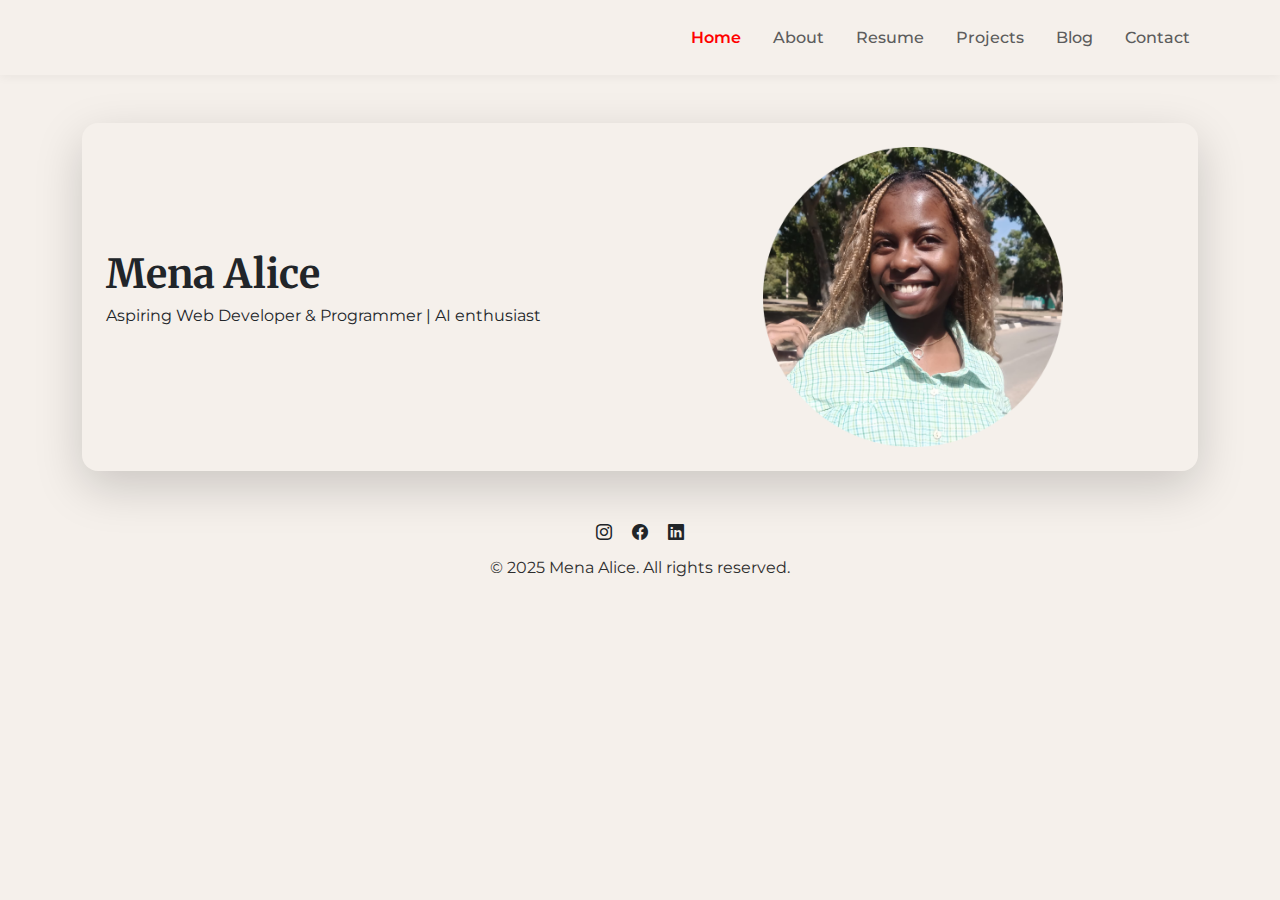
<file: index.html>
<!DOCTYPE html>
<html lang="en">
<head>
  <meta charset="UTF-8">
  <title>Mena Alice | Home</title>
  <link href="https://cdn.jsdelivr.net/npm/bootstrap@5.3.3/dist/css/bootstrap.min.css" rel="stylesheet">
  <link href="https://fonts.googleapis.com/css?family=Merriweather|Montserrat|Sacramento" rel="stylesheet">
  <link rel="stylesheet" href="css/styles.css">
  <link href="https://cdn.jsdelivr.net/npm/bootstrap-icons@1.10.5/font/bootstrap-icons.css" rel="stylesheet">
  <link rel="icon" href="favicon.ico">
</head>
<body style="background-color: #f5f0eb; font-family: 'Montserrat', sans-serif;">

  <nav class="navbar navbar-expand-lg custom-navbar">
    <div class="container">
      <button class="navbar-toggler" type="button" data-bs-toggle="collapse" data-bs-target="#navbarNav">
        <span class="navbar-toggler-icon"></span>
      </button>
      <div class="collapse navbar-collapse justify-content-end" id="navbarNav">
        <ul class="navbar-nav">
          <li class="nav-item"><a class="nav-link active" href="index.html">Home</a></li>
          <li class="nav-item"><a class="nav-link" href="about.html">About</a></li>
          <li class="nav-item"><a class="nav-link" href="resume.html">Resume</a></li>
          <li class="nav-item"><a class="nav-link" href="projects.html">Projects</a></li>
          <li class="nav-item"><a class="nav-link" href="blog.html">Blog</a></li>
          <li class="nav-item"><a class="nav-link" href="contact.html">Contact</a></li>
        </ul>
      </div>
    </div>
  </nav>

  <div class="container mt-5">
    <div class="card shadow-lg p-4 rounded-4" style="background-color: #f5f0eb; border: none;">
      <div class="row g-4 align-items-center">
        <div class="col-md-6">
          <h1 class="mb-1" style="font-weight: bold;">Mena Alice</h1>
          <p class="mb-3">Aspiring Web Developer & Programmer | AI enthusiast</p>
        </div>
        <div class="col-md-6 text-center">
          <img src="images/mena.png" alt="Mena Alice" class="img-fluid rounded-4" style="max-height: 300px;">
        </div>
      </div>
    </div>
  </div>

  <footer class="text-center mt-5 mb-3">
    <div class="mb-2">
      <a href="https://www.instagram.com/__mimi.alice?igsh=ZWZ1cmNuY2UzcDB6" class="me-3 text-dark"><i class="bi bi-instagram"></i></a>
      <!-- <a href="#" class="me-3 text-dark"><i class="bi bi-twitter"></i></a> -->
      <a href="https://www.facebook.com/mena.alice.1" class="me-3 text-dark"><i class="bi bi-facebook"></i></a>
      <a href="https://www.linkedin.com/in/mena-alice-881822222/" class="text-dark"><i class="bi bi-linkedin"></i></a>
    </div>
    <p>© 2025 Mena Alice. All rights reserved.</p>
  </footer>

  <script src="https://cdn.jsdelivr.net/npm/bootstrap@5.3.3/dist/js/bootstrap.bundle.min.js"></script>

</body>
</html>
</file>
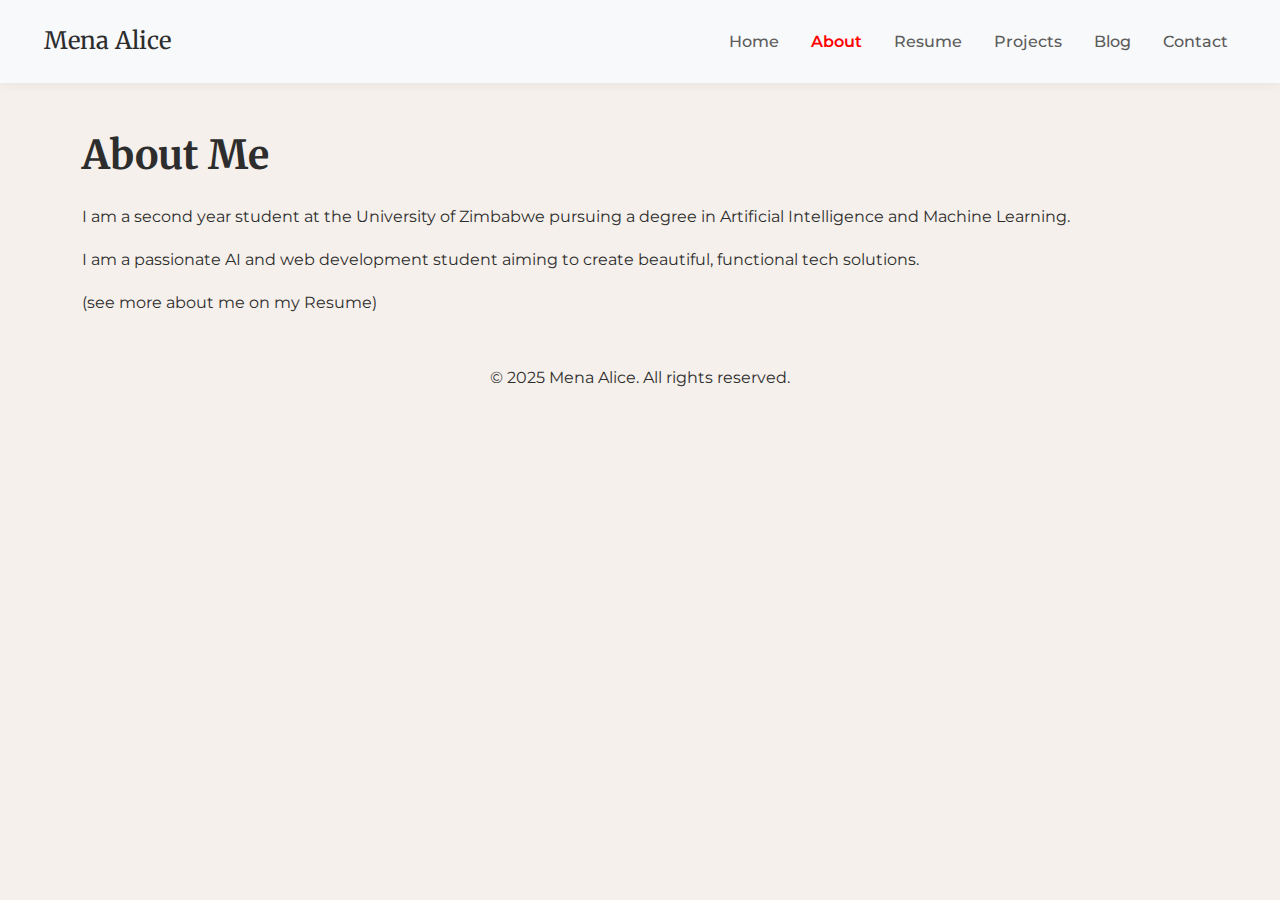
<file: about.html>
<!DOCTYPE html>
<html lang="en">
<head>
  <meta charset="UTF-8">
  <title>About - Mena Alice</title>
  <link href="https://cdn.jsdelivr.net/npm/bootstrap@5.3.3/dist/css/bootstrap.min.css" rel="stylesheet">
  <link href="https://fonts.googleapis.com/css?family=Merriweather|Montserrat|Sacramento" rel="stylesheet">
  <link rel="stylesheet" href="css/styles.css">
  <link rel="icon" href="favicon.ico">
</head>
<body>
  <nav class="navbar navbar-expand-lg navbar-light bg-light custom-navbar">
    <div class="container-fluid">
      <a class="navbar-brand" href="index.html">Mena Alice</a>
      <div class="collapse navbar-collapse">
        <ul class="navbar-nav ms-auto">
          <li class="nav-item"><a class="nav-link" href="index.html">Home</a></li>
          <li class="nav-item"><a class="nav-link active" href="about.html">About</a></li>
          <li class="nav-item"><a class="nav-link" href="resume.html">Resume</a></li>
          <li class="nav-item"><a class="nav-link" href="projects.html">Projects</a></li>
          <li class="nav-item"><a class="nav-link" href="blog.html">Blog</a></li>
          <li class="nav-item"><a class="nav-link" href="contact.html">Contact</a></li>
        </ul>
      </div>
    </div>
  </nav>

  <div class="container mt-5">
    <h1 class="mb-4">About Me</h1>
    <p>I am a second year student at the University of Zimbabwe pursuing a degree in Artificial Intelligence and Machine Learning.</p>
    <p>I am a passionate AI and web development student aiming to create beautiful, functional tech solutions.</p>
    <p>(see more about me on my Resume)</p>
  </div>

  <footer class="text-center mt-5 mb-3">
    <p>© 2025 Mena Alice. All rights reserved.</p>
  </footer>
</body>
</html>
</file>
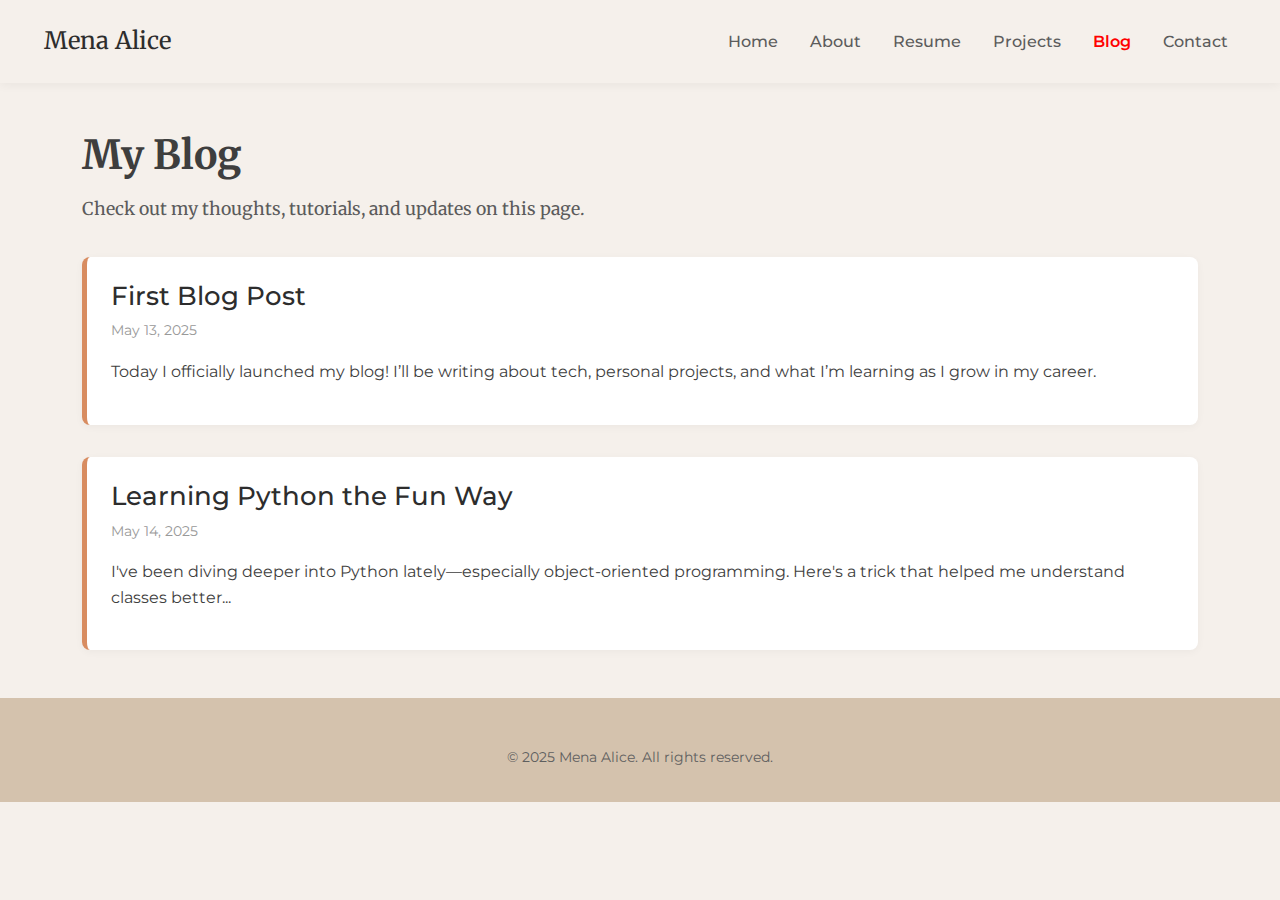
<file: blog.html>
<!DOCTYPE html>
<html lang="en">
<head>
  <meta charset="UTF-8">
  <title>Blog - Mena Alice</title>
  <meta name="viewport" content="width=device-width, initial-scale=1.0">
  <link href="https://cdn.jsdelivr.net/npm/bootstrap@5.3.3/dist/css/bootstrap.min.css" rel="stylesheet">
  <link href="https://fonts.googleapis.com/css?family=Merriweather|Montserrat|Sacramento" rel="stylesheet">
  <link rel="stylesheet" href="css/styles.css">
  <link rel="icon" href="favicon.ico">
</head>
<body>
  <!-- Navbar -->
  <nav class="navbar navbar-expand-lg custom-navbar">
    <div class="container-fluid">
      <a class="navbar-brand" href="index.html">Mena Alice</a>
      <button class="navbar-toggler" type="button" data-bs-toggle="collapse" data-bs-target="#navbarNav">
        <span class="navbar-toggler-icon"></span>
      </button>
      <div class="collapse navbar-collapse" id="navbarNav">
        <ul class="navbar-nav ms-auto">
          <li class="nav-item"><a class="nav-link" href="index.html">Home</a></li>
          <li class="nav-item"><a class="nav-link" href="about.html">About</a></li>
          <li class="nav-item"><a class="nav-link" href="resume.html">Resume</a></li>
          <li class="nav-item"><a class="nav-link" href="projects.html">Projects</a></li>
          <li class="nav-item"><a class="nav-link active" href="blog.html">Blog</a></li>
          <li class="nav-item"><a class="nav-link" href="contact.html">Contact</a></li>
        </ul>
      </div>
    </div>
  </nav>

  <!-- Blog Content -->
  <div class="container mt-5">
    <h1 class="blog-title">My Blog</h1>
    <p class="blog-intro">Check out my thoughts, tutorials, and updates on this page.</p>

    <!-- Blog Post 1 -->
    <div class="blog-post">
      <h3>First Blog Post</h3>
      <small>May 13, 2025</small>
      <p>Today I officially launched my blog! I’ll be writing about tech, personal projects, and what I’m learning as I grow in my career.</p>
    </div>

    <!-- Blog Post 2 -->
    <div class="blog-post">
      <h3>Learning Python the Fun Way</h3>
      <small>May 14, 2025</small>
      <p>I've been diving deeper into Python lately—especially object-oriented programming. Here's a trick that helped me understand classes better...</p>
    </div>
  </div>

  <!-- Footer -->
  <div class="bottom-container mt-5">
    <div class="copyright">
      © 2025 Mena Alice. All rights reserved.
    </div>
  </div>

  <script src="https://cdn.jsdelivr.net/npm/bootstrap@5.3.3/dist/js/bootstrap.bundle.min.js"></script>
</body>
</html>
</file>
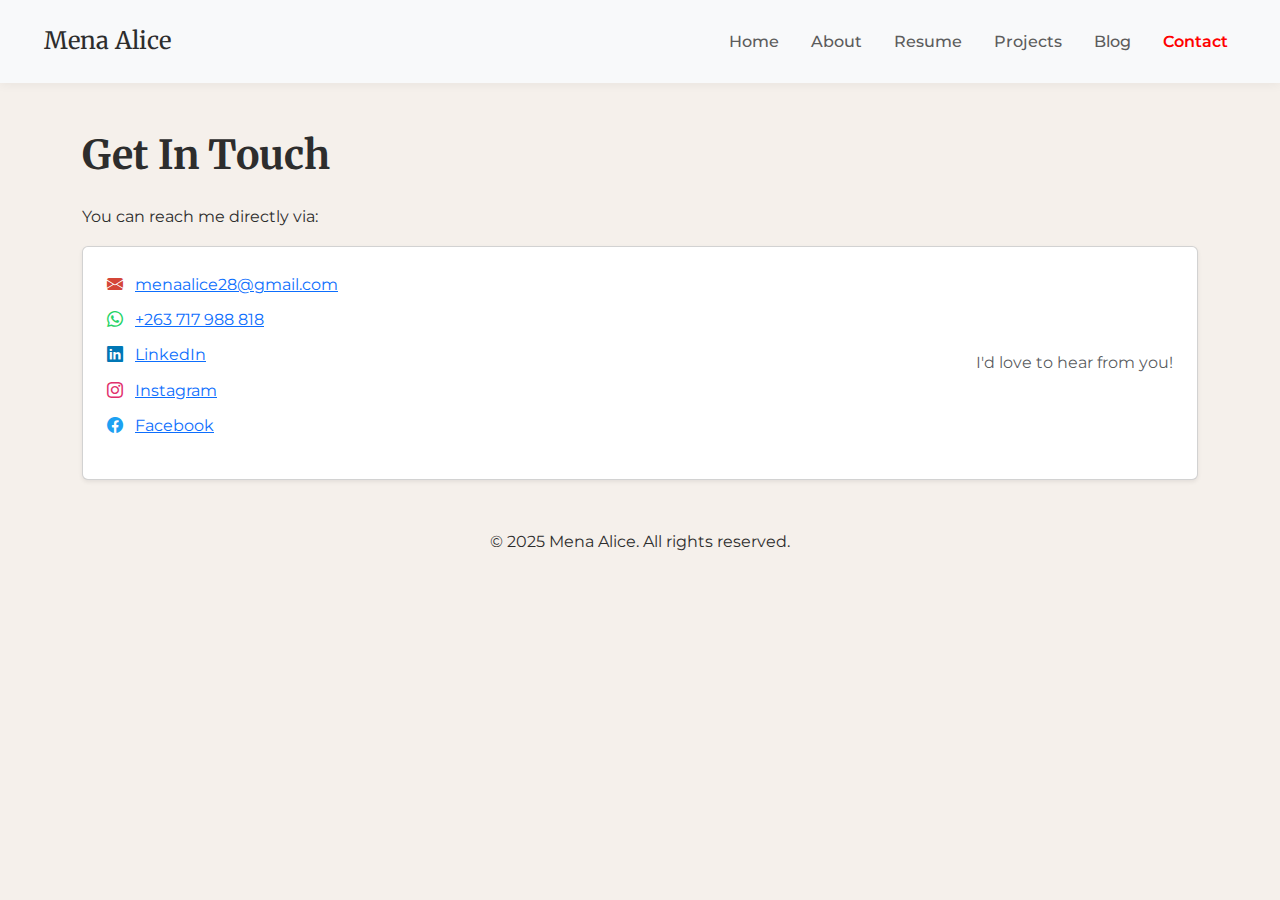
<file: contact.html>
<!DOCTYPE html>
<html lang="en">
<head>
  <meta charset="UTF-8">
  <title>Contact - Mena Alice</title>
  <link href="https://cdn.jsdelivr.net/npm/bootstrap@5.3.3/dist/css/bootstrap.min.css" rel="stylesheet">
  <link href="https://fonts.googleapis.com/css?family=Merriweather|Montserrat|Sacramento" rel="stylesheet">
  <link href="https://cdn.jsdelivr.net/npm/bootstrap-icons@1.10.5/font/bootstrap-icons.css" rel="stylesheet">
  <link rel="stylesheet" href="css/styles.css">
  <link rel="icon" href="favicon.ico">
</head>
<body>

  <nav class="navbar navbar-expand-lg navbar-light bg-light custom-navbar">
    <div class="container-fluid">
      <a class="navbar-brand" href="index.html">Mena Alice</a>
      <button class="navbar-toggler" type="button" data-bs-toggle="collapse" data-bs-target="#navbarNav">
        <span class="navbar-toggler-icon"></span>
      </button>
      <div class="collapse navbar-collapse" id="navbarNav">
        <ul class="navbar-nav ms-auto">
          <li class="nav-item"><a class="nav-link" href="index.html">Home</a></li>
          <li class="nav-item"><a class="nav-link" href="about.html">About</a></li>
          <li class="nav-item"><a class="nav-link" href="resume.html">Resume</a></li>
          <li class="nav-item"><a class="nav-link" href="projects.html">Projects</a></li>
          <li class="nav-item"><a class="nav-link" href="blog.html">Blog</a></li>
          <li class="nav-item"><a class="nav-link active" href="contact.html">Contact</a></li>
        </ul>
      </div>
    </div>
  </nav>

  <div class="container mt-5">
    <h1 class="mb-4">Get In Touch</h1>
    <p>You can reach me directly via:</p>

    <div class="card p-4 shadow-sm mb-5">
      <div class="row align-items-center">
        <div class="col-md-8">
          <ul class="list-unstyled">
            <li class="mb-2">
              <i class="bi bi-envelope-fill icon-email me-2"></i>
              <a href="mailto:menaalice28@gmail.com">menaalice28@gmail.com</a>
            </li>
            <li class="mb-2">
              <i class="bi bi-whatsapp icon-whatsapp me-2"></i>
              <a href="https://wa.me/263717988818">+263 717 988 818</a>
            </li>
            <li class="mb-2">
              <i class="bi bi-linkedin icon-linkedin me-2"></i>
              <a href="https://www.linkedin.com/in/mena-alice-881822222/">LinkedIn</a>
            </li>
            <li class="mb-2">
              <i class="bi bi-instagram icon-instagram me-2"></i>
              <a href="https://www.instagram.com/__mimi.alice?igsh=ZWZ1cmNuY2UzcDB6">Instagram</a>
            </li>
            <li class="mb-2">
              <i class="bi bi-facebook icon-facebook me-2"></i>
              <a href="https://www.facebook.com/mena.alice.1">Facebook</a>
            </li>
          </ul>
        </div>
        <div class="col-md-4 text-end text-muted">
          <p class="mb-0">I'd love to hear from you!</p>
        </div>
      </div>
    </div>
  </div>

  <footer class="text-center mt-5 mb-3">
    <p>© 2025 Mena Alice. All rights reserved.</p>
  </footer>

  <script src="https://cdn.jsdelivr.net/npm/bootstrap@5.3.3/dist/js/bootstrap.bundle.min.js"></script>
</body>
</html>
</file>
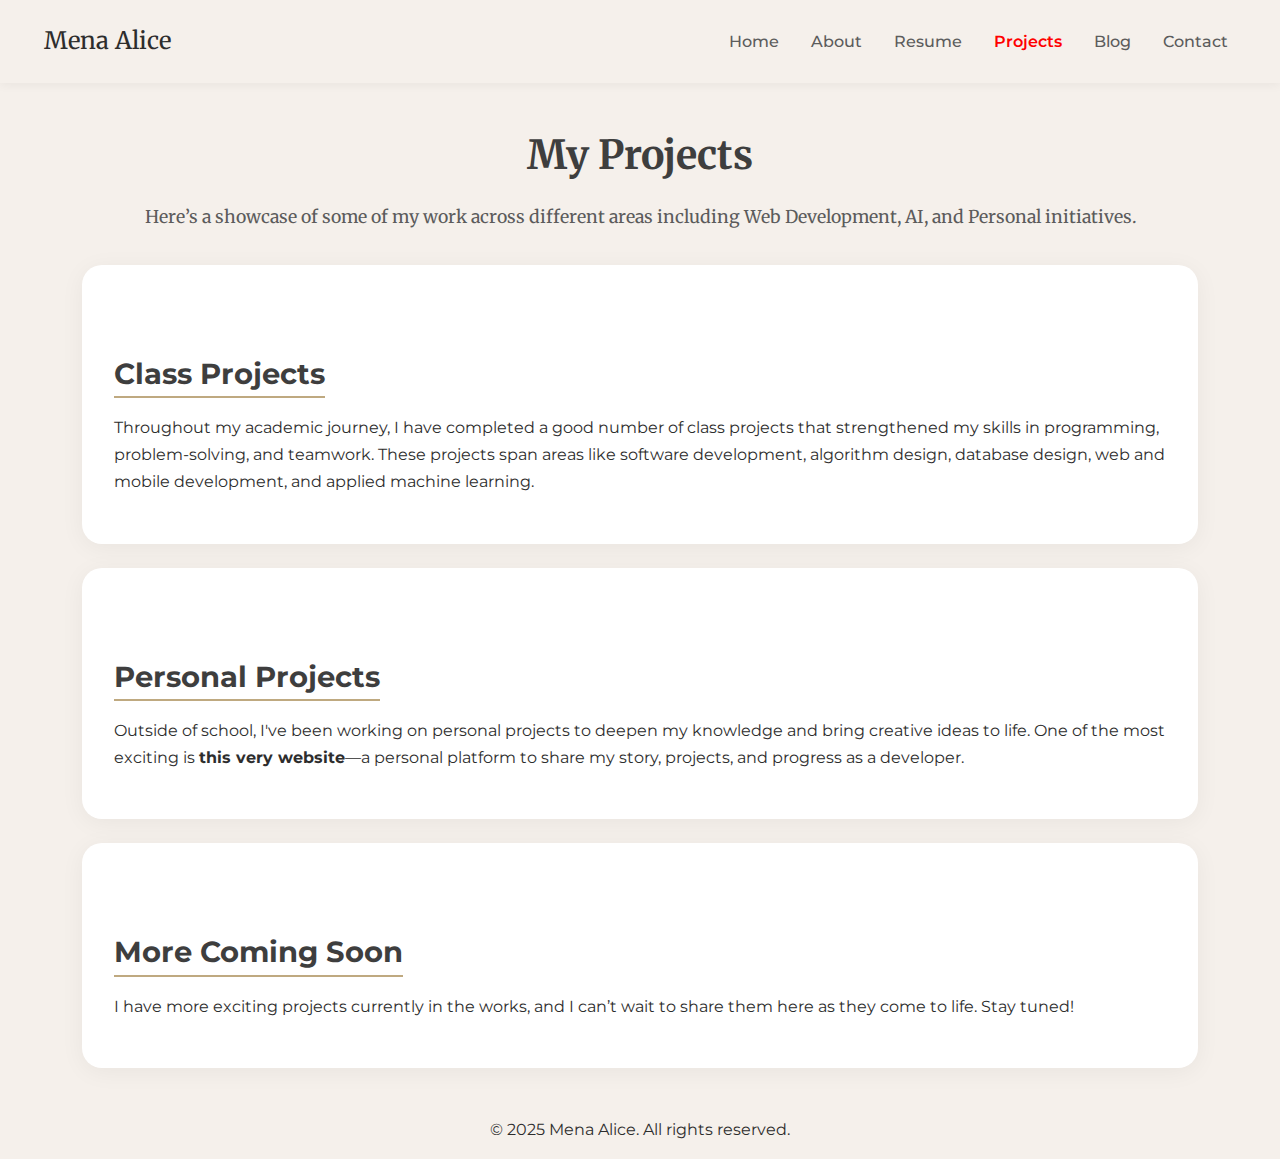
<file: projects.html>
<!DOCTYPE html>
<html lang="en">
<head>
  <meta charset="UTF-8">
  <title>Projects - Mena Alice</title>
  <link href="https://cdn.jsdelivr.net/npm/bootstrap@5.3.3/dist/css/bootstrap.min.css" rel="stylesheet">
  <link href="https://fonts.googleapis.com/css?family=Merriweather|Montserrat|Sacramento" rel="stylesheet">
  <link rel="stylesheet" href="css/styles.css">
  <link rel="icon" href="favicon.ico">
</head>
<body>
  <nav class="navbar navbar-expand-lg custom-navbar">
    <div class="container-fluid">
      <a class="navbar-brand" href="index.html">Mena Alice</a>
      <button class="navbar-toggler" type="button" data-bs-toggle="collapse" data-bs-target="#navbarNav">
        <span class="navbar-toggler-icon"></span>
      </button>
      <div class="collapse navbar-collapse" id="navbarNav">
        <ul class="navbar-nav ms-auto">
          <li class="nav-item"><a class="nav-link" href="index.html">Home</a></li>
          <li class="nav-item"><a class="nav-link" href="about.html">About</a></li>
          <li class="nav-item"><a class="nav-link" href="resume.html">Resume</a></li>
          <li class="nav-item"><a class="nav-link active" href="projects.html">Projects</a></li>
          <li class="nav-item"><a class="nav-link" href="blog.html">Blog</a></li>
          <li class="nav-item"><a class="nav-link" href="contact.html">Contact</a></li>
        </ul>
      </div>
    </div>
  </nav>

  <div class="container mt-5 mb-5">
    <h1 class="mb-4 text-center blog-title">My Projects</h1>
    <p class="text-center blog-intro">Here’s a showcase of some of my work across different areas including Web Development, AI, and Personal initiatives.</p>

    <!-- Class Projects Section -->
    <div class="section mb-4">
      <h2 class="section-title">Class Projects</h2>
      <p>Throughout my academic journey, I have completed a good number of class projects that strengthened my skills in programming, problem-solving, and teamwork. These projects span areas like software development, algorithm design, database design, web and mobile development, and applied machine learning.</p>
    </div>

    <!-- Personal Projects Section -->
    <div class="section mb-4">
      <h2 class="section-title">Personal Projects</h2>
      <p>Outside of school, I've been working on personal projects to deepen my knowledge and bring creative ideas to life. One of the most exciting is <strong>this very website</strong>—a personal platform to share my story, projects, and progress as a developer.</p>
    </div>

    <!-- Web Projects
    <h2 class="section-title">Web Projects</h2>
    <div class="row row-cols-1 row-cols-md-3 g-4 mb-4">
      <div class="col">
        <div class="card project-card h-100">
          <div class="card-body">
            <h5 class="card-title">Portfolio Website</h5>
            <p class="card-text">A personal site to showcase my journey, skills, and projects. Built with HTML, CSS, and Bootstrap.</p>
          </div>
        </div>
      </div>
      Add more web projects here -->
    <!-- </div> -->

    <!-- AI Projects
    <h2 class="section-title">AI Projects</h2>
    <div class="row row-cols-1 row-cols-md-3 g-4 mb-4">
      <div class="col">
        <div class="card project-card h-100">
          <div class="card-body">
            <h5 class="card-title">Chatbot Assistant</h5>
            <p class="card-text">An AI-powered chatbot that helps users find information and complete tasks using NLP techniques.</p>
          </div>
        </div>
      </div>
      Add more AI projects here
    </div> -->

    <!-- More Coming Section -->
    <div class="section mb-4">
      <h2 class="section-title">More Coming Soon</h2>
      <p>I have more exciting projects currently in the works, and I can’t wait to share them here as they come to life. Stay tuned!</p>
    </div>
  </div>

  <footer class="text-center mt-5 mb-3">
    <p>© 2025 Mena Alice. All rights reserved.</p>
  </footer>
</body>
</html>
</file>
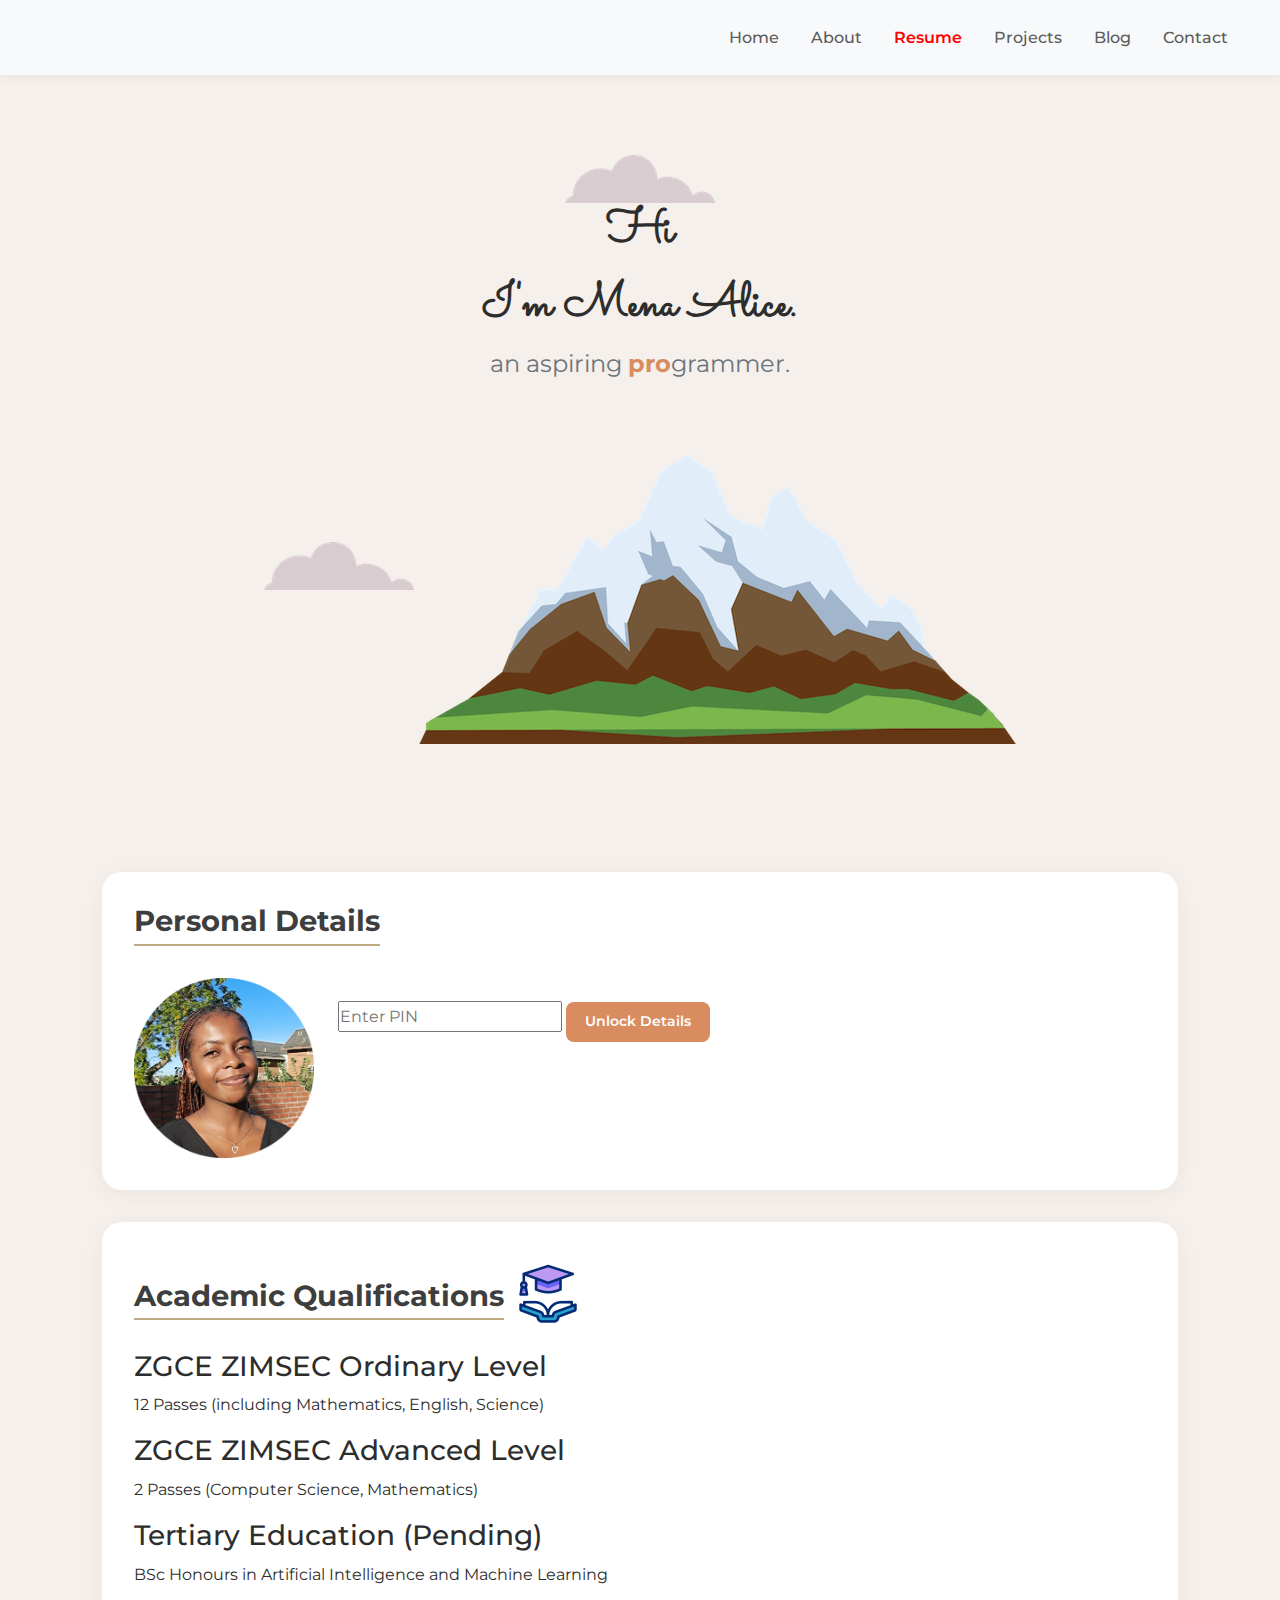
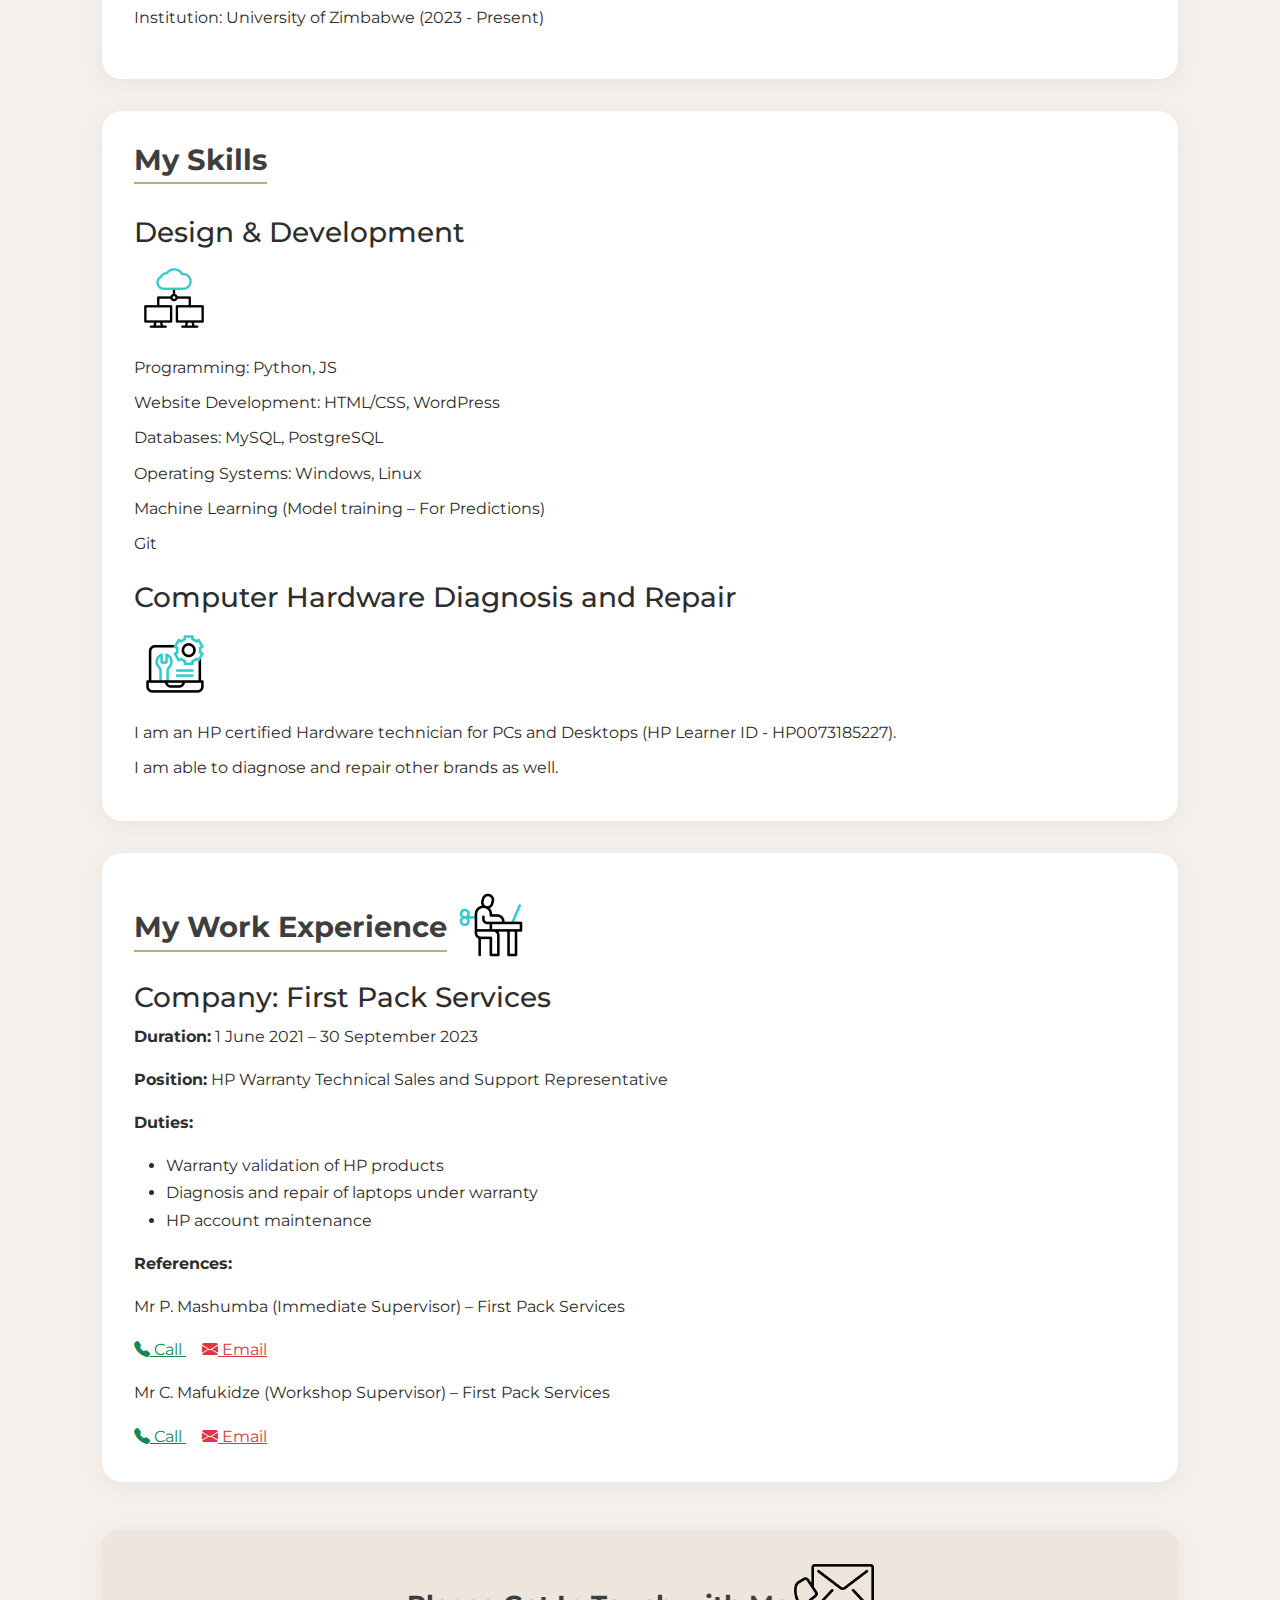
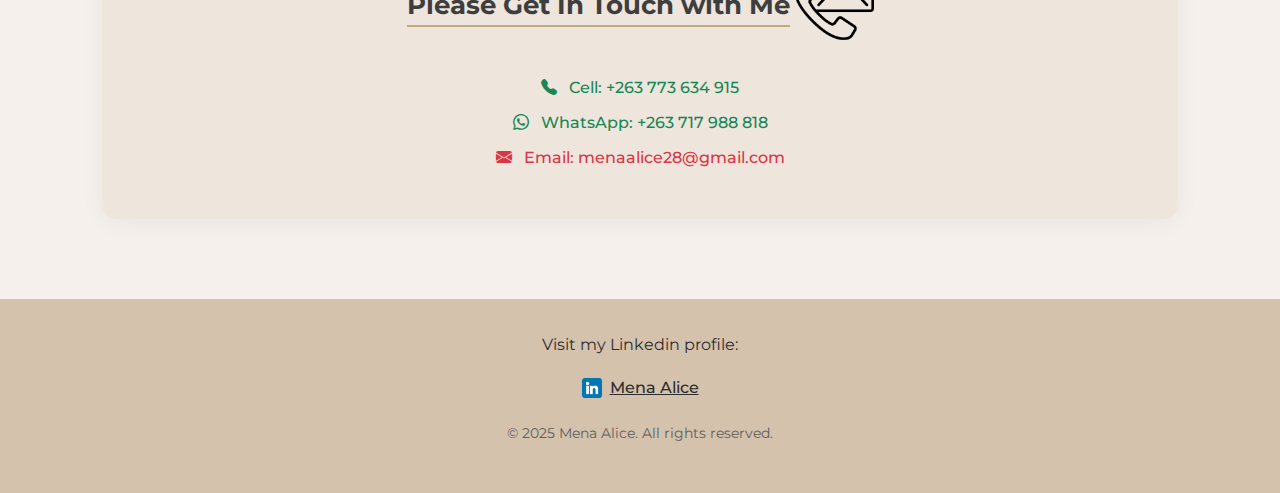
<file: resume.html>
<!DOCTYPE html>
<html lang="en">
<head>
  <meta charset="UTF-8" />
  <meta name="viewport" content="width=device-width, initial-scale=1" />
  <title>Resume - Mena Alice</title>
  <link href="https://cdn.jsdelivr.net/npm/bootstrap@5.3.3/dist/css/bootstrap.min.css" rel="stylesheet" />
  <link href="https://fonts.googleapis.com/css?family=Merriweather|Montserrat|Sacramento" rel="stylesheet" />
  <link rel="stylesheet" href="css/styles.css" />
  <link href="https://cdn.jsdelivr.net/npm/bootstrap-icons@1.10.5/font/bootstrap-icons.css" rel="stylesheet">
  <link rel="icon" href="favicon.ico" />
</head>
<body>

  <nav class="navbar navbar-expand-lg navbar-light bg-light custom-navbar">
    <div class="container-fluid">
      <button class="navbar-toggler" type="button" data-bs-toggle="collapse" data-bs-target="#navbarMenu"
        aria-controls="navbarMenu" aria-expanded="false" aria-label="Toggle navigation">
        <span class="navbar-toggler-icon"></span>
      </button>
      <div class="collapse navbar-collapse" id="navbarMenu">
        <ul class="navbar-nav ms-auto">
          <li class="nav-item"><a class="nav-link" href="index.html">Home</a></li>
          <li class="nav-item"><a class="nav-link" href="about.html">About</a></li>
          <li class="nav-item"><a class="nav-link active" href="resume.html">Resume</a></li>
          <li class="nav-item"><a class="nav-link" href="projects.html">Projects</a></li>
          <li class="nav-item"><a class="nav-link" href="blog.html">Blog</a></li>
          <li class="nav-item"><a class="nav-link" href="contact.html">Contact</a></li>
        </ul>
      </div>
    </div>
  </nav>

  <div class="top-container">
    <img class="top-cloud" src="images/cloud.png" alt="cloud" />
    <div class="title-text">
      <h1>Hi</h1>
      <h1>I'm Mena Alice.</h1>
      <h2>an aspiring <span class="pro">pro</span>grammer.</h2>
    </div>
    <img class="bottom-cloud" src="images/cloud.png" alt="cloud" />
    <img class="mountain img-fluid" src="images/mountain.png" alt="mountain-img" />
  </div>

  <div class="middle-container container">

    <div id="profileSection" class="section profile">
      <h2>Personal Details</h2>
      <div class="profile-row d-flex flex-wrap align-items-start gap-4 mt-3">
        <img class="mena-profile-img" src="images/mims.png" alt="mena-profile-img" />
    
        <div id="pinEntry" class="mt-3">
          <input type="password" id="pinInput" placeholder="Enter PIN" />
          <button id="unlockBtn" class="btn btn-sm btn-primary mt-2">Unlock Details</button>
          <div id="pinDisclaimer" class="alert alert-warning bubble mt-3", style="display:none; opacity:0;">
            Personal details are locked to protect sensitive information.<br>
            Please <a href="contact.html" class="alert-link">contact the owner</a> for a PIN.
          </div>
          <p id="pinError" style="color: red; display: none;">Incorrect PIN. Try again.</p>
        </div>
    
        <div id="personalDetailsTable" style="display: none;" class="mt-4"></div>
      </div>

    </div>
    <div class="section education">
      <h2>Academic Qualifications</h2>
      <img class="education-img" src="images/education.gif" alt="education-img" />
      <h3>ZGCE ZIMSEC Ordinary Level</h3>
      <p>12 Passes (including Mathematics, English, Science)</p>
      <h3>ZGCE ZIMSEC Advanced Level</h3>
      <p>2 Passes (Computer Science, Mathematics)</p>
      <h3>Tertiary Education (Pending)</h3>
      <p>BSc Honours in Artificial Intelligence and Machine Learning</p>
      <p>Institution: University of Zimbabwe (2023 - Present)</p>
    </div>

    <div class="section skills">
      <h2>My Skills</h2>
      <div class="skill-row mt-3">
        <h3>Design & Development</h3>
        <img class="code-img" src="images/connected.gif" alt="code-img" />
        <p>Programming: Python, JS</p>
        <p>Website Development: HTML/CSS, WordPress</p>
        <p>Databases: MySQL, PostgreSQL</p>
        <p>Operating Systems: Windows, Linux</p>
        <p>Machine Learning (Model training – For Predictions)</p>
        <p>Git</p>

        <h3 class="mt-4">Computer Hardware Diagnosis and Repair</h3>
        <img class="repair-img" src="images/repair.gif" alt="repair-gif" />
        <p>I am an HP certified Hardware technician for PCs and Desktops (HP Learner ID - HP0073185227).</p>
        <p>I am able to diagnose and repair other brands as well.</p>
      </div>
    </div>

    <div class="section work-experience">
      <h2>My Work Experience</h2>
      <img class="work-img" src="images/work.gif" alt="work-img">
      <h3>Company: First Pack Services</h3>
      <p><strong>Duration:</strong> 1 June 2021 – 30 September 2023</p>
      <p><strong>Position:</strong> HP Warranty Technical Sales and Support Representative</p>
      <p><strong>Duties:</strong></p>
      <ul>
        <li>Warranty validation of HP products</li>
        <li>Diagnosis and repair of laptops under warranty</li>
        <li>HP account maintenance</li>
      </ul>
      <p><strong>References:</strong></p>

      <div class="mb-3">
        <p>Mr P. Mashumba (Immediate Supervisor) – First Pack Services</p>
        <a href="tel:+263773374410" class="me-3 text-success" title="Call" data-bs-toggle="tooltip">
          <i class="bi bi-telephone-fill"></i> Call
        </a>
        <a href="mailto:precious.m@firstpack.co.zw" class="text-danger" title="Email" data-bs-toggle="tooltip">
          <i class="bi bi-envelope-fill"></i> Email
        </a>
      </div>

      <div>
        <p>Mr C. Mafukidze (Workshop Supervisor) – First Pack Services</p>
        <a href="tel:+263772403964" class="me-3 text-success" title="Call" data-bs-toggle="tooltip">
          <i class="bi bi-telephone-fill"></i> Call
        </a>
        <a href="mailto:cmafukidze@firstpack.co.zw" class="text-danger" title="Email" data-bs-toggle="tooltip">
          <i class="bi bi-envelope-fill"></i> Email
        </a>
      </div>
      </div>
      <div class="section contact-me mt-5">
        <h2>Please Get In Touch with Me</h2>
        <img class="contact-us-img" src="images/contact.png" alt="contact-us-img">
      
        <div class="mt-3">
          <p>
            <a href="tel:+263773634915" class="d-block mb-2 text-success" title="Call">
              <i class="bi bi-telephone-fill me-2"></i> Cell: +263 773 634 915
            </a>
            <a href="https://wa.me/263717988818" class="d-block mb-2 text-success" title="WhatsApp">
              <i class="bi bi-whatsapp me-2"></i> WhatsApp: +263 717 988 818
            </a>
            <a href="mailto:menaalice28@gmail.com" class="d-block text-danger" title="Email">
              <i class="bi bi-envelope-fill me-2"></i> Email: menaalice28@gmail.com
            </a>
          </p>
        </div>
      </div>

  </div>

  <div class="bottom-container">
    <p>Visit my Linkedin profile:</p>
    <a class="footer-link" href="https://www.linkedin.com/in/mena-alice-881822222/">
      <img src="images/linkedin.png" alt="linkedin-img" class="linkedin-img">Mena Alice</a>
    <p class="copyright">© 2025 Mena Alice. All rights reserved.</p>
  </div>

  <script src="https://cdn.jsdelivr.net/npm/bootstrap@5.3.3/dist/js/bootstrap.bundle.min.js"></script>
  <script src="js/pin-protect.js"></script>
</body>
</html>
</file>
<file: css/styles.css>
/* General Reset */
* { margin: 0; padding: 0; box-sizing: border-box; }

/* Base Styles */
body {
  font-family: 'Montserrat', sans-serif;
  background-color: #f5f0eb;
  color: #2d2d2d;
  line-height: 1.7;
}

/* Headings */
h1, h2 {
  font-family: 'Merriweather', serif;
  font-weight: 700;
}

h1 {
  font-size: 2.5rem;
  margin-bottom: 1rem;
}

h2 {
  font-size: 1.8rem;
  color: #5b5b5b;
}

/* Hero Section */
.top-container {
  background-color: #f5f0eb;
  color: #2d2d2d;
  padding: 5rem 2rem;
  text-align: center;
}

.title-text h1 {
  font-size: 3rem;
  font-family: 'Sacramento', cursive;
  margin-bottom: 1rem;
  color: #2d2d2d;
}

.title-text h2 {
  font-size: 1.5rem;
  font-family: 'Montserrat', sans-serif;
  font-weight: 400;
  color: #6c757d;
}

/* Highlight */
.pro {
  font-weight: bold;
  color: #d88c60;
}

/* Sections */
.middle-container {
  padding: 3rem 2rem;
}

.section {
  background-color: #ffffff;
  border-radius: 20px;
  box-shadow: 0 4px 25px rgba(0, 0, 0, 0.05);
  padding: 2rem;
  margin-bottom: 2rem;
}

/* Section Titles */
.section h2 {
  font-family: 'Montserrat', sans-serif;
  font-size: 1.8rem;
  color: #3e3e3e;
  border-bottom: 2px solid #bfa980;
  display: inline-block;
  padding-bottom: 0.3rem;
  margin-bottom: 1rem;
}

/* Profile Image */
.profile-row {
  display: flex;
  flex-wrap: wrap;
  align-items: center;
  gap: 2rem;
}

.mena-profile-img {
  width: 180px;
  object-fit: cover;
}

/* Icons & Imagery */
.education-img, .code-img, .repair-img, .work-img, .contact-us-img {
  width: 80px;
  margin-bottom: 1rem;
}

/* Skills & Work */
.skill-row p {
  margin-bottom: 0.5rem;
}

.work-experience-row a {
  display: block;
  margin-bottom: 0.5rem;
  color: #85603f;
  text-decoration: none;
}

.work-experience-row a:hover {
  text-decoration: underline;
}

/* Contact Section */
.contact-me {
  background-color: #eee5dc;
  padding: 2rem;
  text-align: center;
  border-radius: 16px;
}

.contact-me h2 {
  margin-bottom: 1rem;
  font-size: 1.6rem;
}

.contact-me a {
  display: block;
  margin: 0.5rem 0;
  color: #85603f;
  font-weight: 500;
  text-decoration: none;
}

.contact-me a:hover {
  text-decoration: underline;
}

/* Footer */
.bottom-container {
  background-color: #d4c2ad;
  padding: 2rem;
  text-align: center;
  color: #2d2d2d;
}

.footer-link {
  display: inline-flex;
  align-items: center;
  color: #2d2d2d;
  font-weight: 500;
  text-decoration: underline;
  margin: 0 12px;
}

.footer-link img.linkedin-img {
  width: 20px;
  margin-right: 8px;
}

.footer-link:hover {
  color: #5b5b5b;
}

.bottom-container .copyright {
  margin-top: 1rem;
  font-size: 0.85rem;
  color: #5f5f5f;
}

/* Navbar */
.custom-navbar {
  background-color: #f5f0eb;
  padding: 1rem 2rem;
  box-shadow: 0 2px 10px rgba(0, 0, 0, 0.05);
}

.custom-navbar .navbar-brand {
  color: #2d2d2d;
  font-family: 'Merriweather', serif;
  font-size: 1.5rem;
}

.custom-navbar .nav-link {
  color: #5c5c5c;
  margin-left: 1rem;
  font-weight: 500;
}

.custom-navbar .nav-link:hover {
  color: #b0825e;
}

.navbar-toggler {
  border-color: rgba(0, 0, 0, 0.1);
}

/* --- Blog Page Specific Styles --- */
.blog-title {
  font-family: 'Merriweather', serif;
  font-size: 2.5rem;
  font-weight: 700;
  margin-bottom: 1rem;
  color: #3e3e3e;
}

.blog-intro {
  font-family: 'Merriweather', serif;
  font-size: 1.1rem;
  color: #5b5b5b;
  margin-bottom: 2rem;
}

.blog-post {
  background-color: #fff;
  padding: 1.5rem;
  margin-bottom: 2rem;
  border-left: 5px solid #d88c60;
  border-radius: 8px;
  box-shadow: 0 2px 8px rgba(0, 0, 0, 0.04);
}

.blog-post h3 {
  font-family: 'Montserrat', sans-serif;
  font-size: 1.6rem;
  margin-bottom: 0.5rem;
  color: #2d2d2d;
}

.blog-post small {
  display: block;
  margin-bottom: 1rem;
  color: #999;
}

.blog-post p {
  font-size: 1rem;
  color: #3e3e3e;
  line-height: 1.6;
}

/* Highlight active nav */
.nav-link.active {
  color: red !important;
  font-weight: 600;
}

/* --- Social Icons --- */
.social-icons {
  display: flex;
  justify-content: space-between;
  align-items: center;
  flex-wrap: wrap;
  background-color: #f5f0eb;
  padding: 1rem 2rem;
  border-top: 1px solid #d8cfc4;
  border-bottom: 1px solid #d8cfc4;
}

.social-icons .left {
  display: flex;
  flex-wrap: wrap;
  gap: 15px;
}

.social-icon {
  font-size: 1rem;
  display: flex;
  align-items: center;
  gap: 6px;
  text-decoration: none;
  font-weight: 500;
  transition: transform 0.2s ease-in-out;
}

.social-icon:hover {
  transform: scale(1.05);
}

.icon-instagram { color: #e1306c; }
.icon-facebook { color: #1da1f2; }
.icon-linkedin { color: #0077b5; }
.icon-whatsapp { color: #25d366; }
.icon-email { color: #d44638; }

.social-icons .right {
  font-size: 0.95rem;
  color: #5f5f5f;
  text-align: right;
}

a:hover {
  text-decoration: #25d366;
}

/* --- Project Page Additions --- */
.section-title {
  font-family: 'Merriweather', serif;
  margin-top: 60px;
  margin-bottom: 20px;
  font-size: 1.9rem;
  color: #3e3e3e;
}

.project-card {
  transition: transform 0.3s ease;
  border: none;
  border-radius: 12px;
  box-shadow: 0 4px 20px rgba(0, 0, 0, 0.05);
  background-color: #ffffff;
}

.project-card:hover {
  transform: translateY(-5px);
}

/* --- Added: Responsive Typography --- */
@media (max-width: 768px) {
  h1 { font-size: 2rem; }
  h2 { font-size: 1.5rem; }
  .title-text h1 { font-size: 2.2rem; }
  .title-text h2 { font-size: 1.2rem; }
}

/* --- Added: Buttons --- */
.btn {
  padding: 0.6rem 1.2rem;
  background-color: #d88c60;
  color: white;
  border: none;
  border-radius: 8px;
  font-weight: 600;
  cursor: pointer;
  transition: background-color 0.3s ease;
}

.btn:hover {
  background-color: #c3784f;
}

/* --- Added: Scroll to Top Button --- */
#scrollToTopBtn {
  position: fixed;
  bottom: 30px;
  right: 30px;
  background-color: #85603f;
  color: white;
  border: none;
  border-radius: 50%;
  width: 40px;
  height: 40px;
  font-size: 20px;
  display: none;
  align-items: center;
  justify-content: center;
  cursor: pointer;
  z-index: 999;
  transition: background-color 0.3s ease;
}

#scrollToTopBtn:hover {
  background-color: #b0825e;
}

/* --- Added: Smooth Scrolling --- */
html {
  scroll-behavior: smooth;
}

/* --- Added: Dark Mode Support --- */
@media (prefers-color-scheme: dark) {
  body {
    background-color: #2b2b2b;
    color: #f0f0f0;
  }

  .section, .blog-post, .contact-me, .custom-navbar, .bottom-container {
    background-color: #3c3c3c;
    color: #f0f0f0;
  }

  .nav-link, .footer-link {
    color: #f0f0f0;
  }

  .nav-link:hover, .footer-link:hover {
    color: #bfa980;
  }
}
</file>
